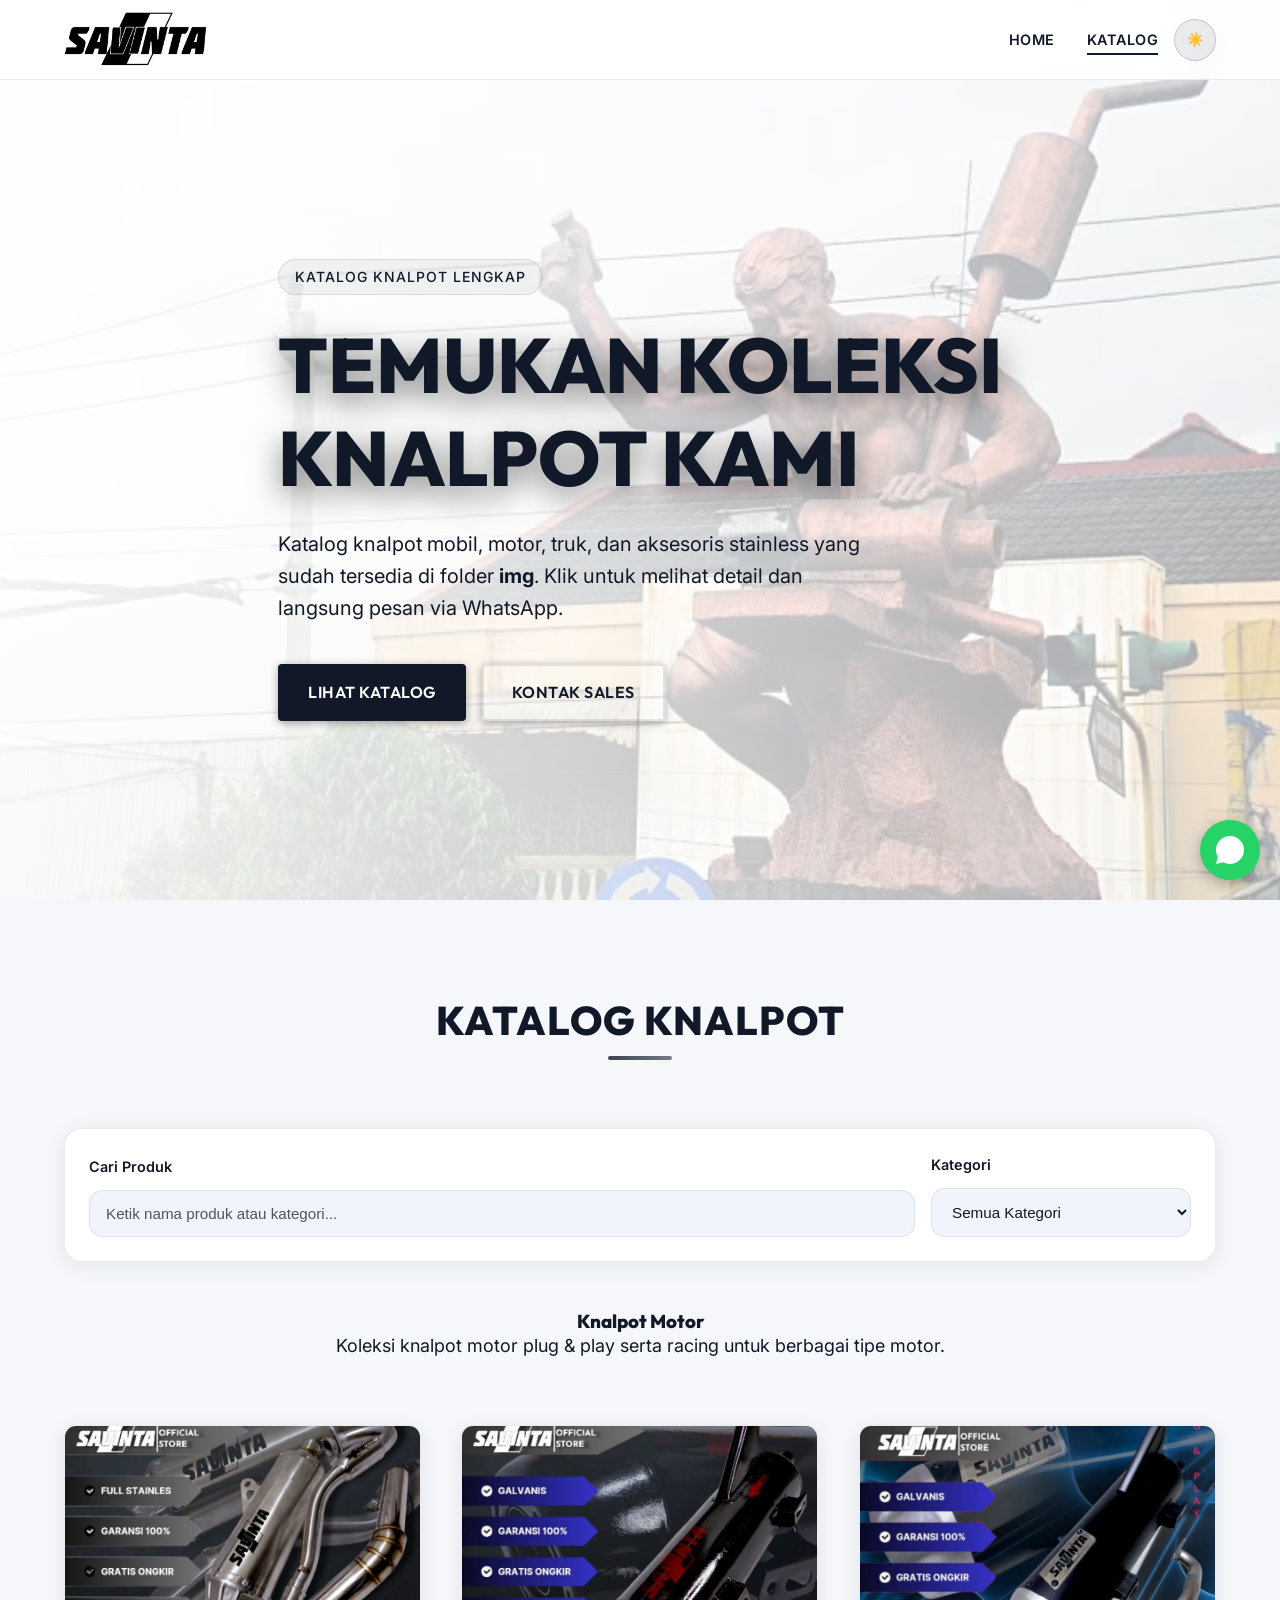
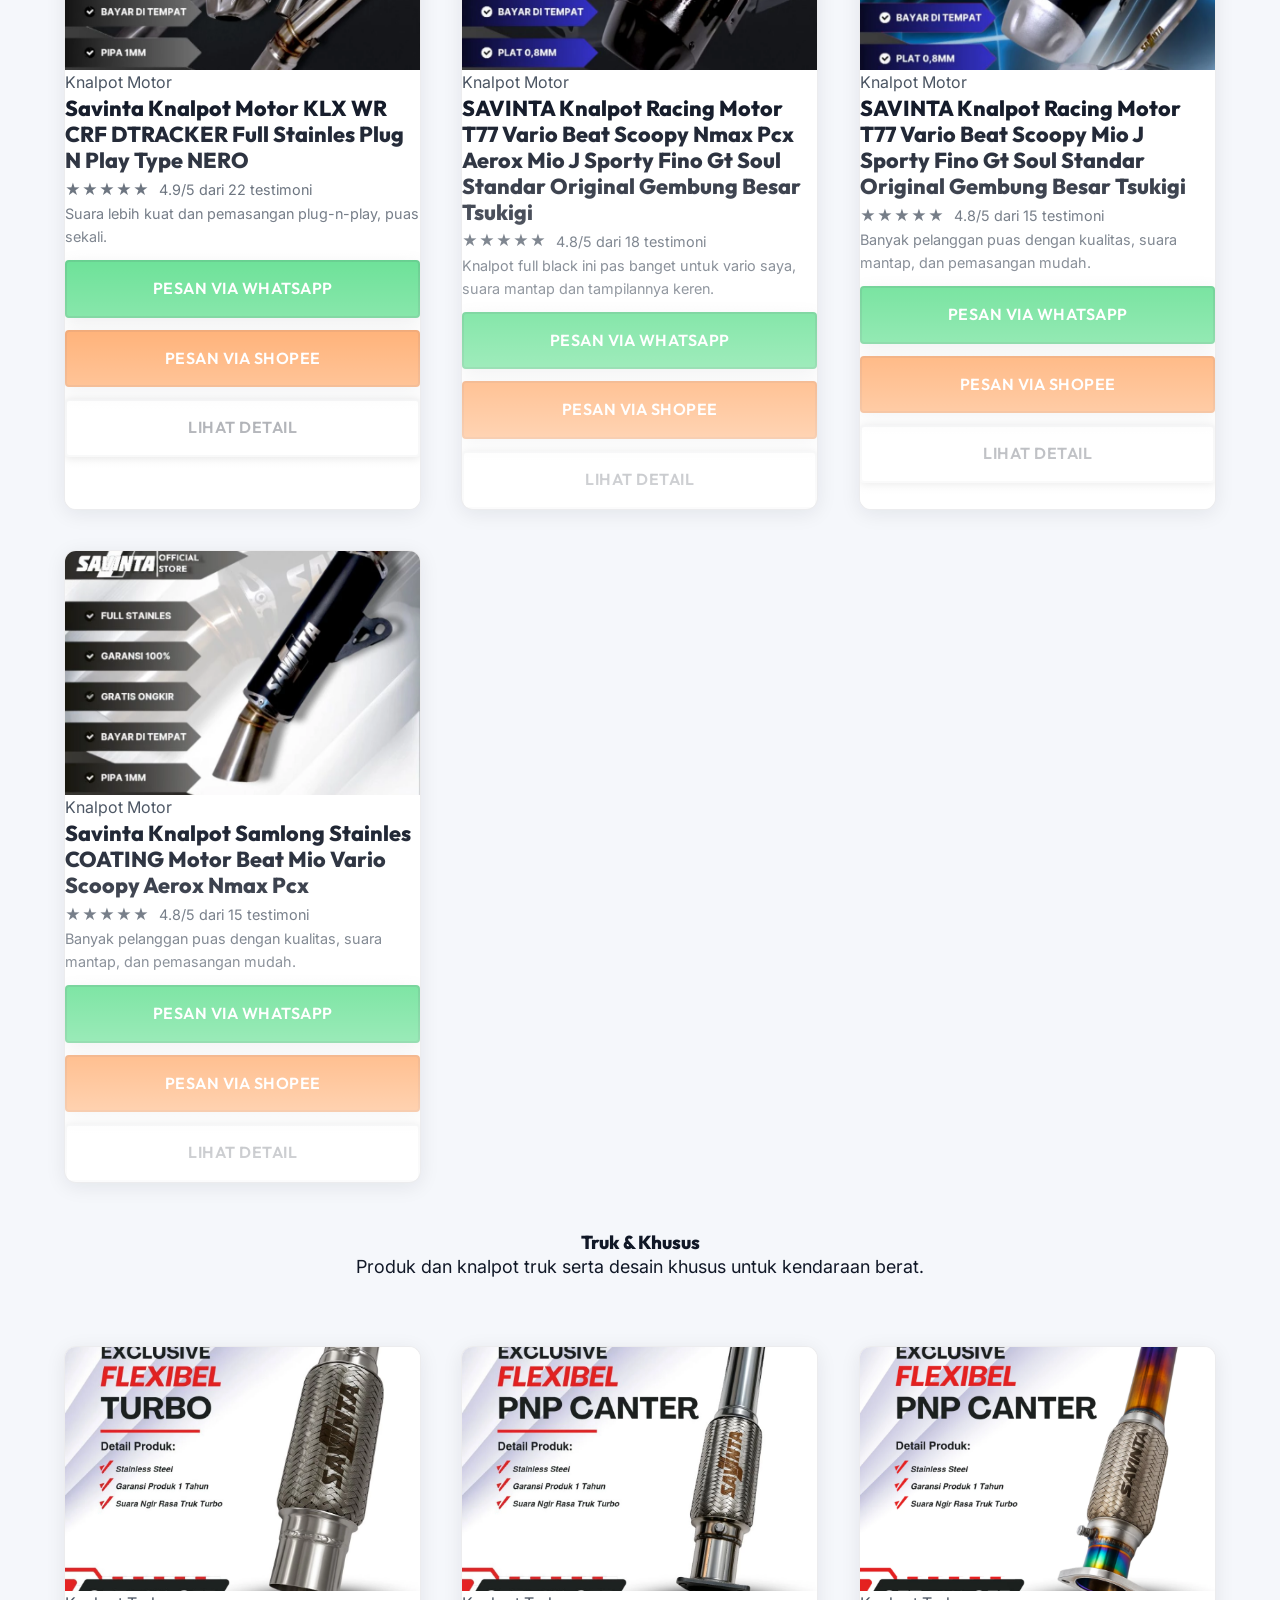
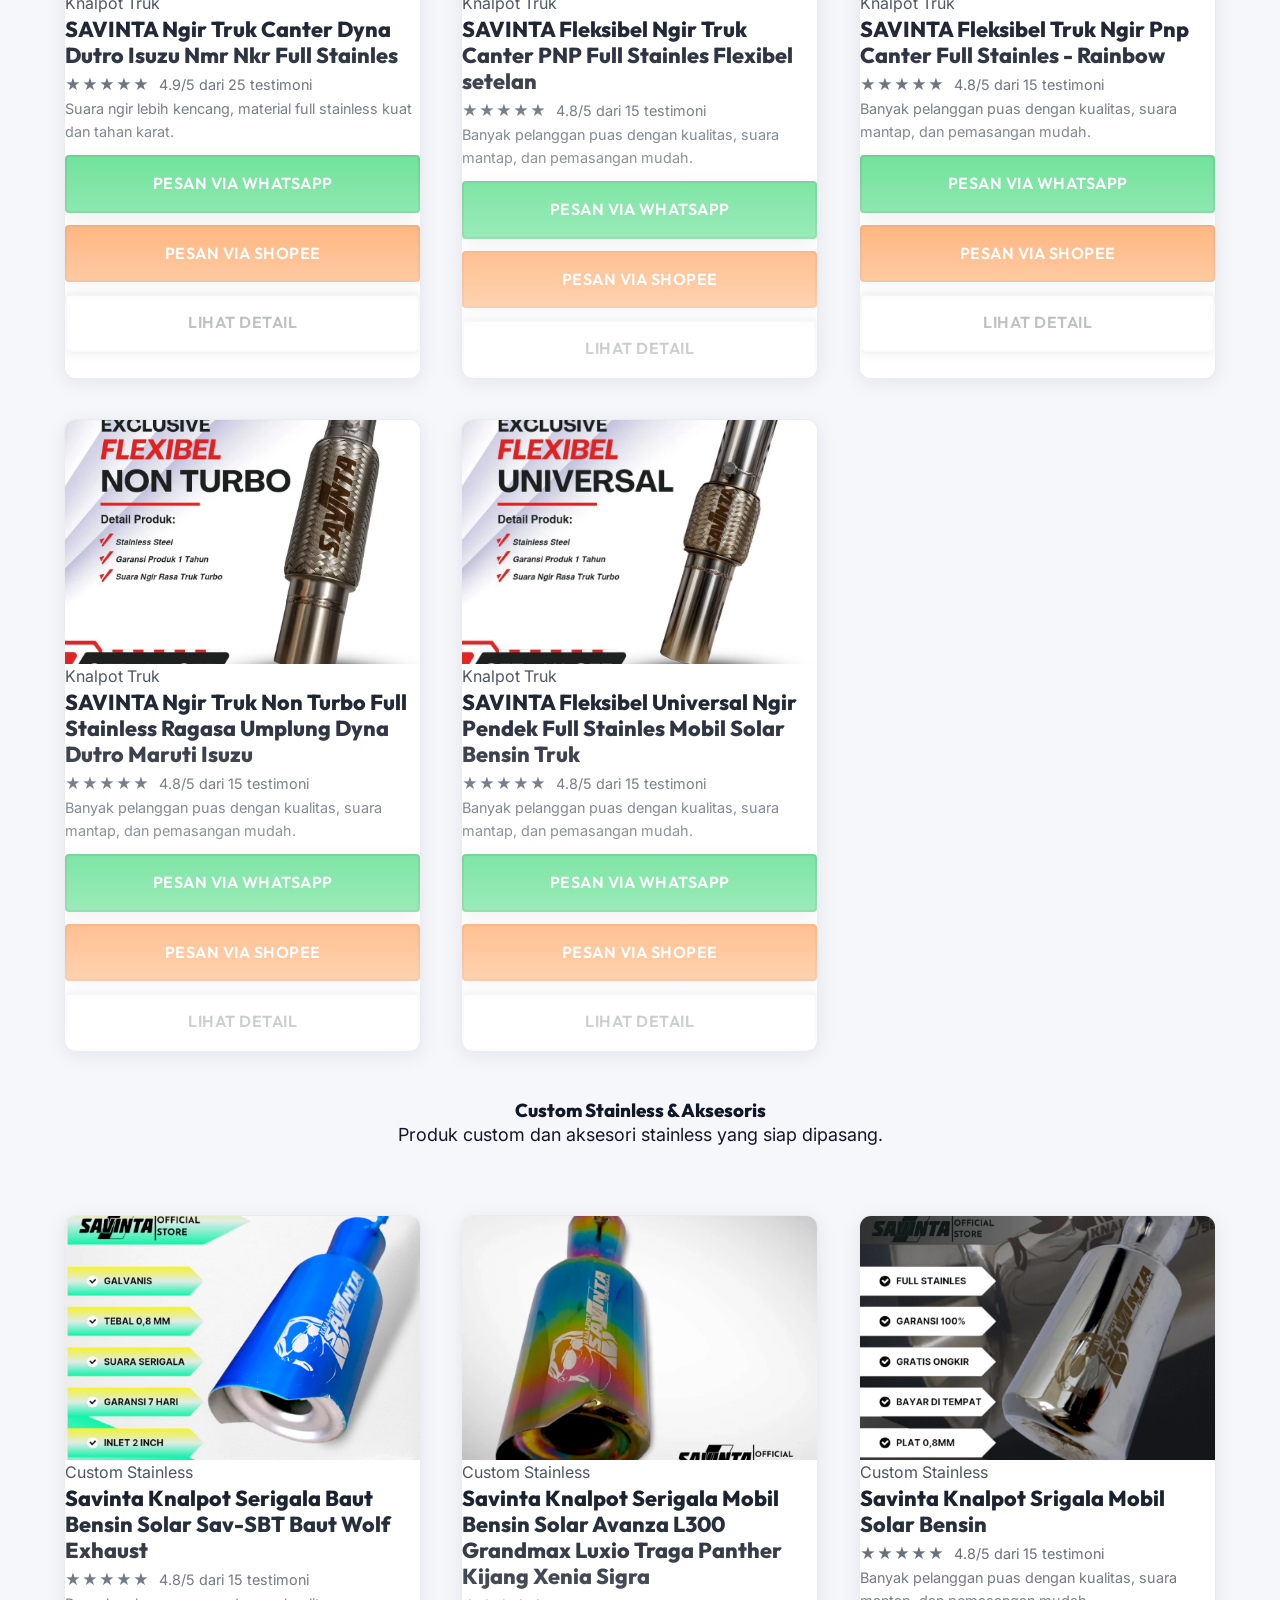
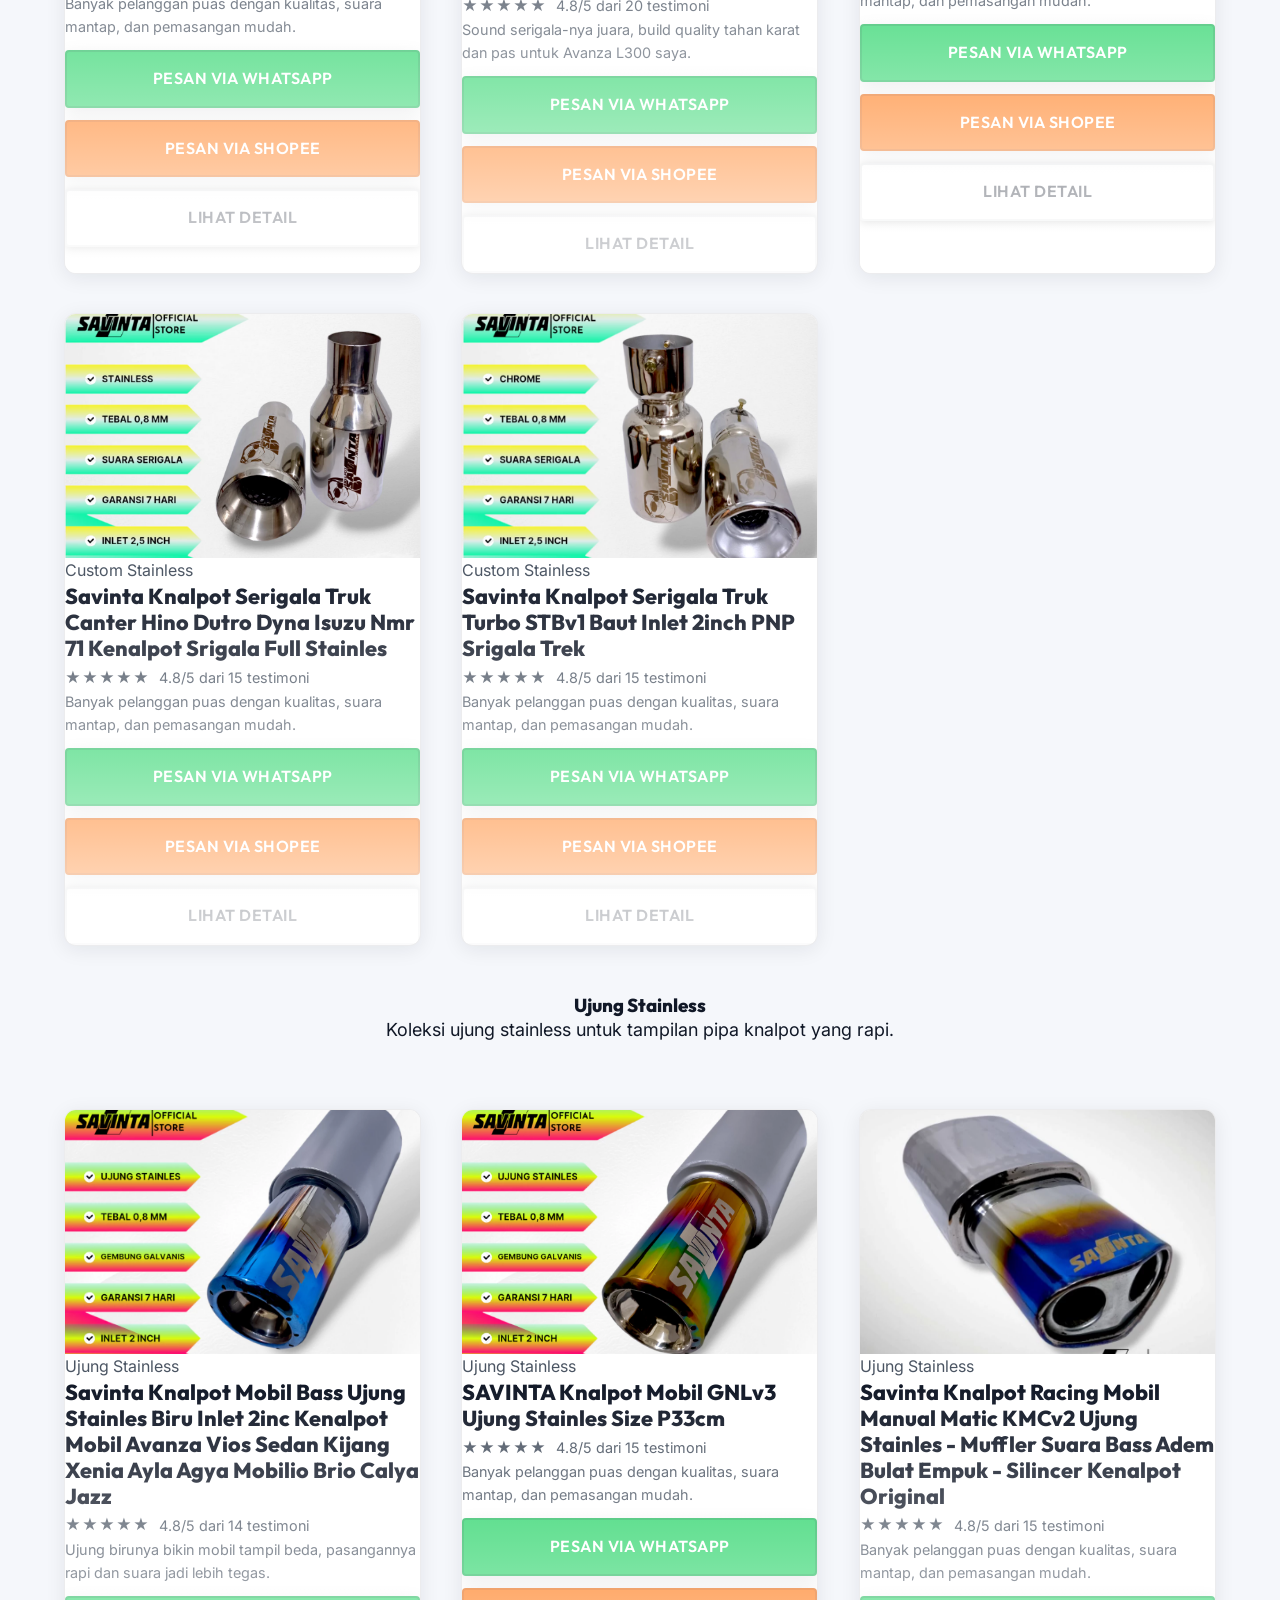
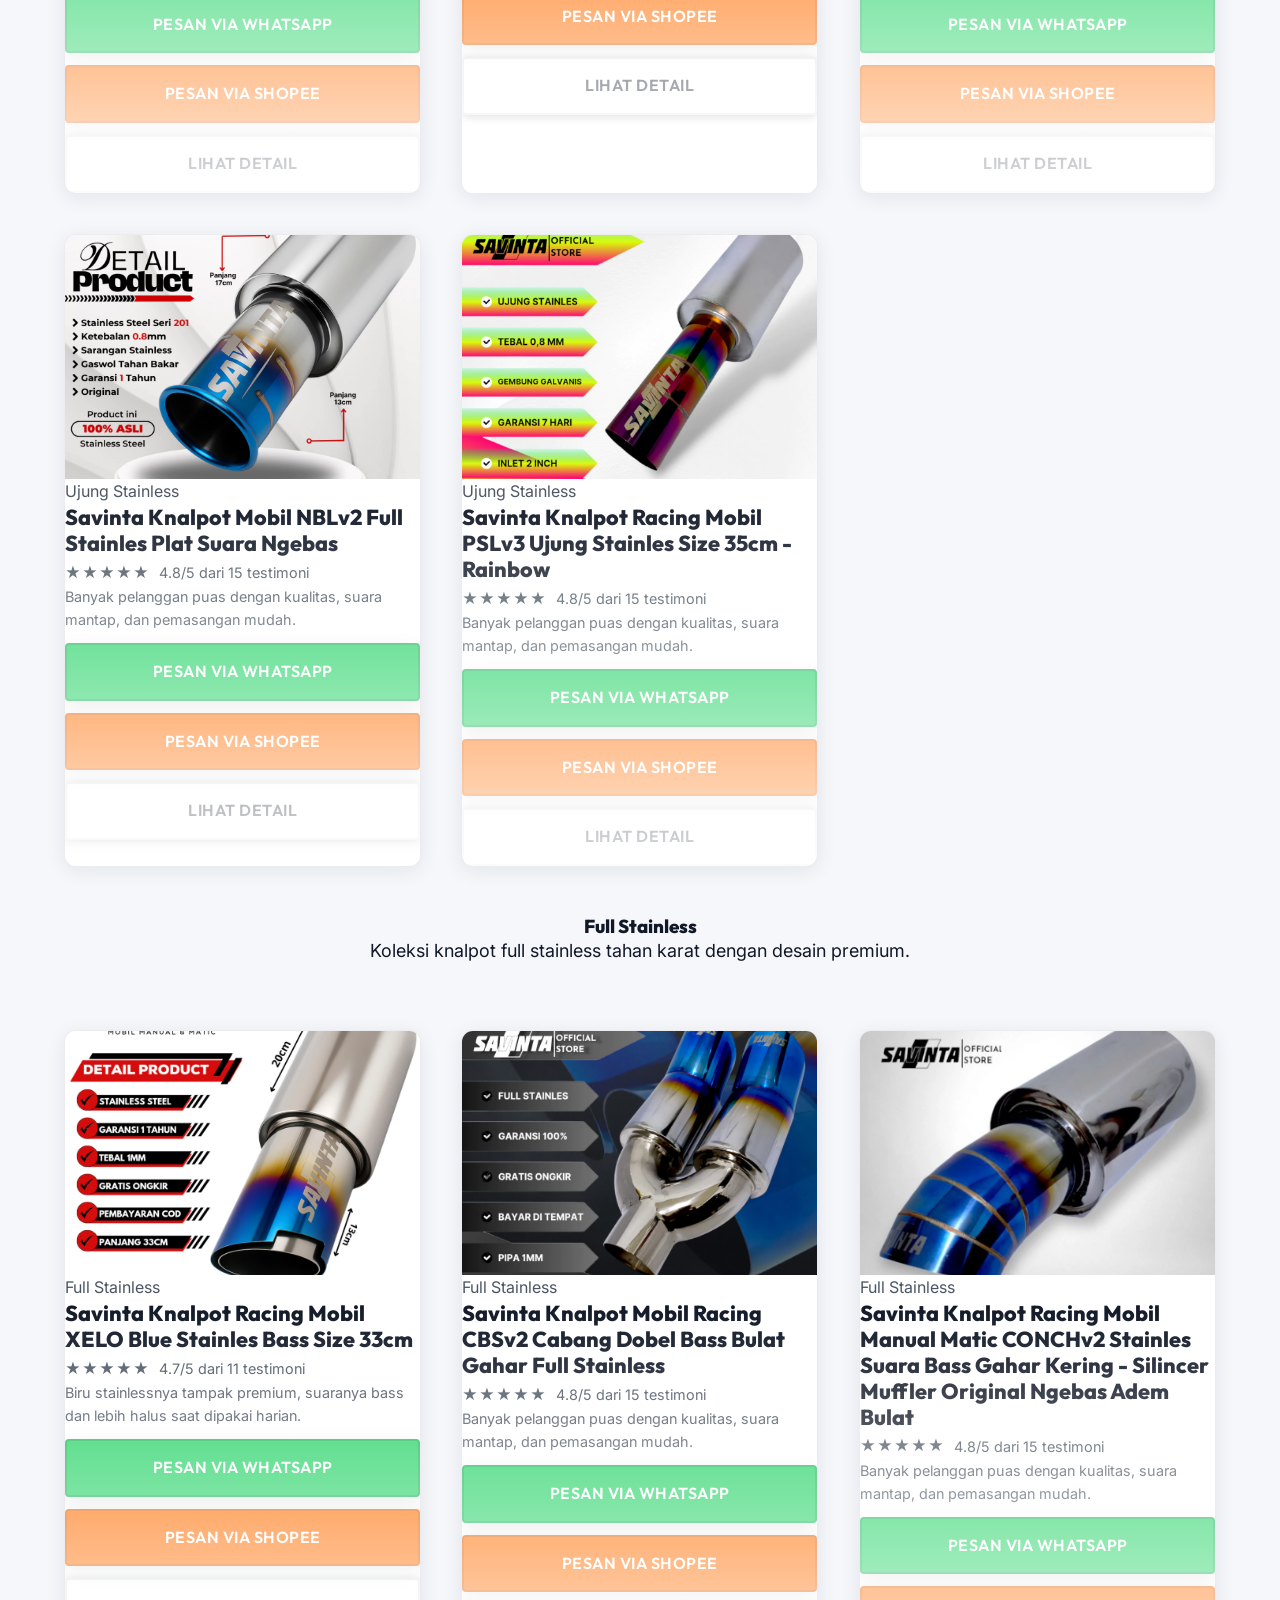
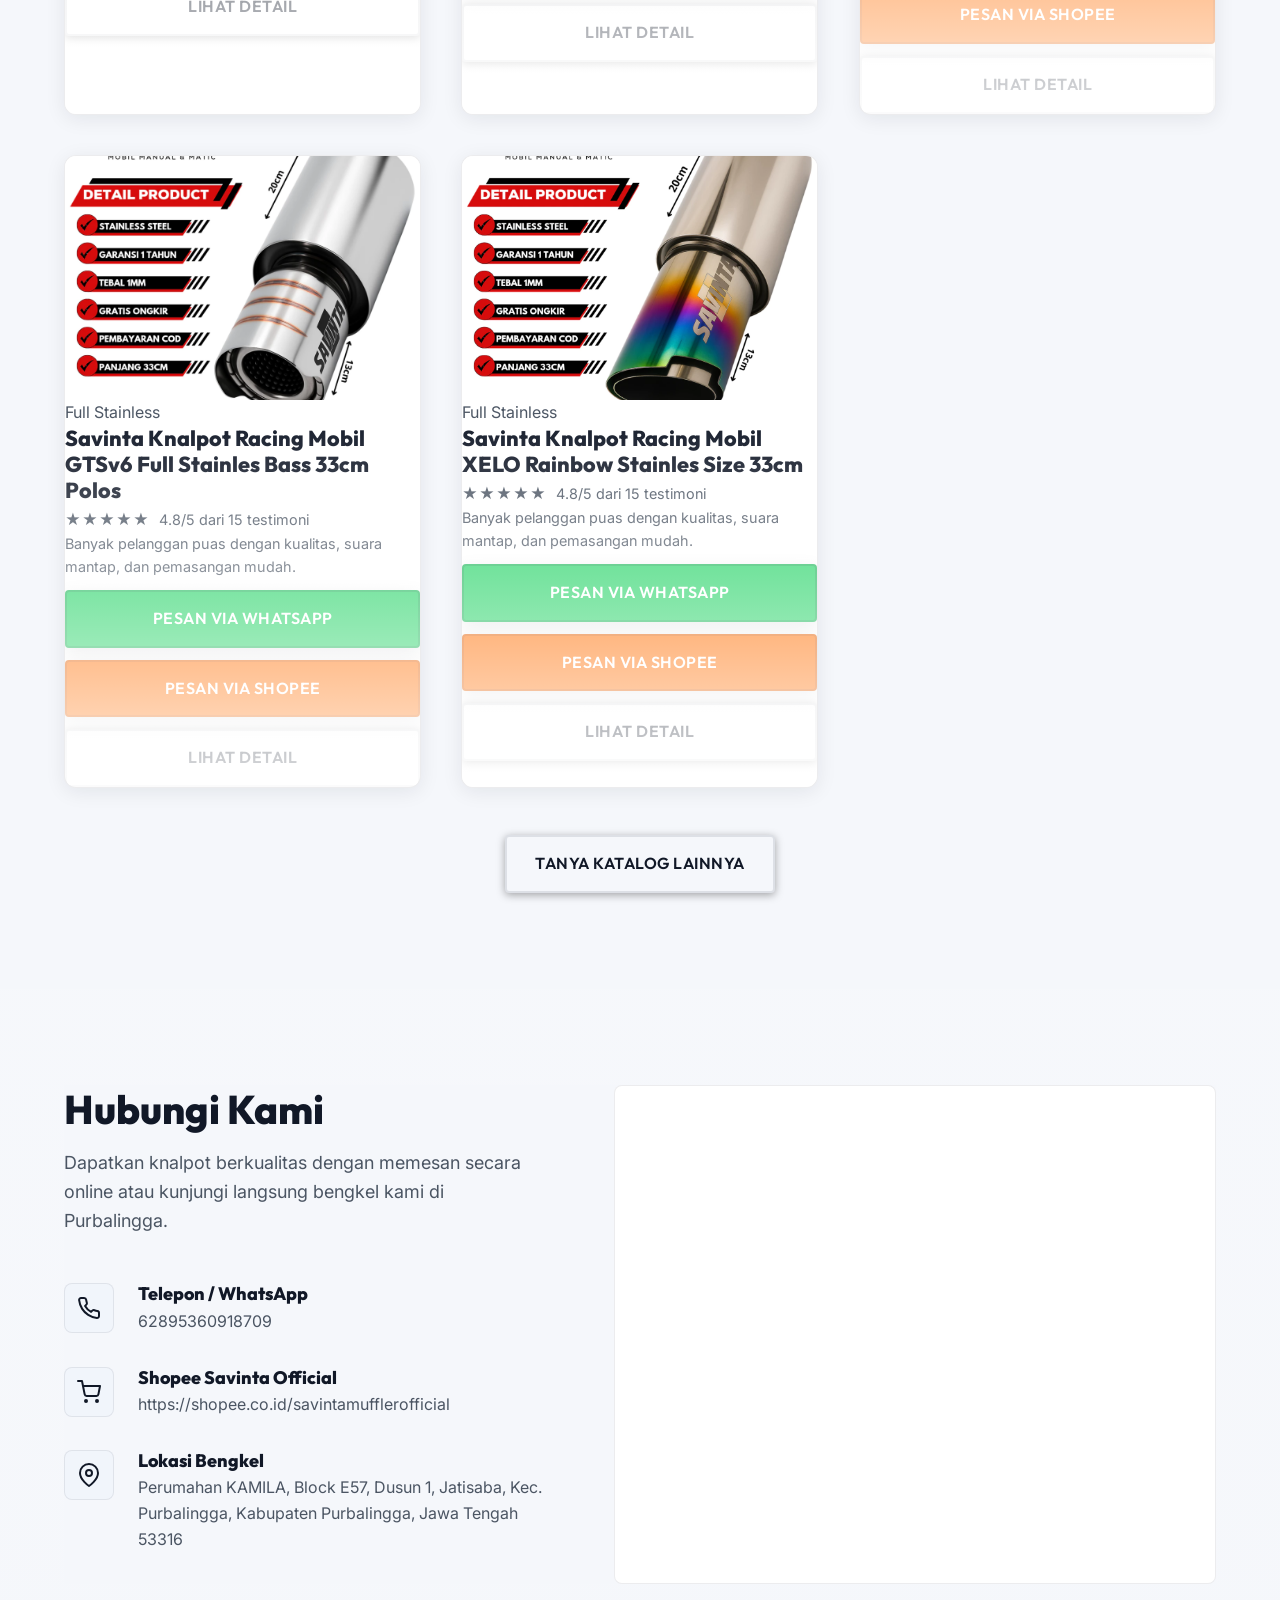
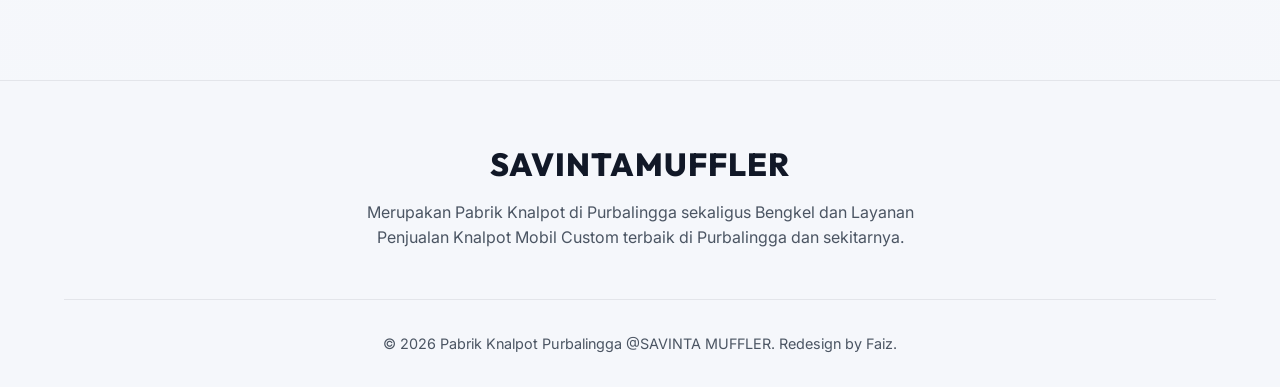
<file: catalog.html>
<!DOCTYPE html>
<html lang="id">
<head>
    <meta charset="UTF-8">
    <meta name="viewport" content="width=device-width, initial-scale=1.0">
    <title>Katalog Knalpot | SAVINTA MUFFLER</title>
    <meta name="description" content="Katalog lengkap knalpot mobil, motor, truk, dan aksesoris stainless dari SAVINTA MUFFLER.">
    <link rel="preconnect" href="https://fonts.googleapis.com">
    <link rel="preconnect" href="https://fonts.gstatic.com" crossorigin>
    <link href="https://fonts.googleapis.com/css2?family=Inter:wght@300;400;500;600&family=Outfit:wght@400;600;800;900&display=swap" rel="stylesheet">
    <link rel="stylesheet" href="style.css">
    <script src="products.js" defer></script>
</head>
<body>
    <nav class="navbar">
        <div class="container nav-container">
            <a href="index.html" class="logo"><img src="img/logo savinta.png" alt="Savinta Muffler"></a>
            <div class="nav-links">
                <a href="index.html">Home</a>
                <a href="catalog.html" class="active">Katalog</a>
            </div>
            <button class="theme-toggle" type="button" aria-label="Toggle light and dark mode">🌙</button>
            <button class="mobile-menu-btn" aria-label="Toggle Menu">
                <span></span>
                <span></span>
                <span></span>
            </button>
        </div>
    </nav>

    <header id="home" class="hero">
        <div class="hero-overlay"></div>
        <div class="container hero-content animate-on-scroll">
            <div class="hero-badge">Katalog Knalpot Lengkap</div>
            <h1>Temukan Koleksi<br><span class="text-accent">Knalpot Kami</span></h1>
            <p>Katalog knalpot mobil, motor, truk, dan aksesoris stainless yang sudah tersedia di folder <strong>img</strong>. Klik untuk melihat detail dan langsung pesan via WhatsApp.</p>
            <div class="hero-buttons">
                <a href="#catalog" class="btn btn-primary">Lihat Katalog</a>
                <a href="index.html#contact" class="btn btn-secondary">Kontak Sales</a>
            </div>
        </div>
    </header>

    <main id="catalog">
        <section class="section products-section">
            <div class="container">
                <div class="section-header animate-on-scroll">
                    <h2>Katalog Knalpot</h2>
                </div>

                <div class="catalog-control-panel animate-on-scroll">
                    <div class="catalog-search">
                        <label for="catalog-search-input">Cari Produk</label>
                        <input id="catalog-search-input" type="search" placeholder="Ketik nama produk atau kategori...">
                    </div>
                    <div class="catalog-filter">
                        <label for="catalog-category-select">Kategori</label>
                        <select id="catalog-category-select">
                            <option value="all">Semua Kategori</option>
                            <option value="Knalpot Motor">Knalpot Motor</option>
                            <option value="Knalpot Truk">Knalpot Truk</option>
                            <option value="Custom Stainless">Custom Stainless</option>
                            <option value="Ujung Stainless">Ujung Stainless</option>
                            <option value="Full Stainless">Full Stainless</option>
                        </select>
                    </div>
                </div>

                <div class="section-header animate-on-scroll">
                    <h3>Knalpot Motor</h3>
                    <p>Koleksi knalpot motor plug & play serta racing untuk berbagai tipe motor.</p>
                </div>
                <div class="products-grid" id="category-motor"></div>

                <div class="section-header animate-on-scroll" style="margin-top: 3rem;">
                    <h3>Truk & Khusus</h3>
                    <p>Produk dan knalpot truk serta desain khusus untuk kendaraan berat.</p>
                </div>
                <div class="products-grid" id="category-truk"></div>

                <div class="section-header animate-on-scroll" style="margin-top: 3rem;">
                    <h3>Custom Stainless & Aksesoris</h3>
                    <p>Produk custom dan aksesori stainless yang siap dipasang.</p>
                </div>
                <div class="products-grid" id="category-custom"></div>

                <div class="section-header animate-on-scroll" style="margin-top: 3rem;">
                    <h3>Ujung Stainless</h3>
                    <p>Koleksi ujung stainless untuk tampilan pipa knalpot yang rapi.</p>
                </div>
                <div class="products-grid" id="category-ujung"></div>

                <div class="section-header animate-on-scroll" style="margin-top: 3rem;">
                    <h3>Full Stainless</h3>
                    <p>Koleksi knalpot full stainless tahan karat dengan desain premium.</p>
                </div>
                <div class="products-grid" id="category-full"></div>

                <div class="text-center" style="margin-top: 3rem;">
                    <a href="https://api.whatsapp.com/send?phone=62895360918709" class="btn btn-secondary">Tanya Katalog Lainnya</a>
                </div>
            </div>
        </section>
    </main>

    <section id="contact" class="section contact-section">
        <div class="container">
            <div class="contact-grid">
                <div class="contact-info animate-on-scroll fade-right">
                    <h2>Hubungi Kami</h2>
                    <p>Dapatkan knalpot berkualitas dengan memesan secara online atau kunjungi langsung bengkel kami di Purbalingga.</p>
                    
                    <div class="contact-methods">
                        <div class="contact-item">
                            <div class="contact-icon">
                                <svg width="24" height="24" viewBox="0 0 24 24" fill="none" stroke="currentColor" stroke-width="2" stroke-linecap="round" stroke-linejoin="round"><path d="M22 16.92v3a2 2 0 0 1-2.18 2 19.79 19.79 0 0 1-8.63-3.07 19.5 19.5 0 0 1-6-6 19.79 19.79 0 0 1-3.07-8.67A2 2 0 0 1 4.11 2h3a2 2 0 0 1 2 1.72 12.84 12.84 0 0 0 .7 2.81 2 2 0 0 1-.45 2.11L8.09 9.91a16 16 0 0 0 6 6l1.27-1.27a2 2 0 0 1 2.11-.45 12.84 12.84 0 0 0 2.81.7A2 2 0 0 1 22 16.92z"></path></svg>
                            </div>
                            <div>
                                <h4>Telepon / WhatsApp</h4>
                                <p><a href="https://api.whatsapp.com/send?phone=62895360918709" target="_blank">62895360918709</a></p>
                            </div>
                        </div>
                        <div class="contact-item">
                            <div class="contact-icon">
                                <svg width="24" height="24" viewBox="0 0 24 24" fill="none" stroke="currentColor" stroke-width="2" stroke-linecap="round" stroke-linejoin="round">
                                    <circle cx="9" cy="21" r="1"></circle>
                                    <circle cx="20" cy="21" r="1"></circle>
                                    <path d="M1 1h4l2.68 13.39a2 2 0 0 0 2 1.61h9.72a2 2 0 0 0 2-1.61L23 6H6"></path>
                                </svg>
                            </div>
                            <div>
                                <h4>Shopee Savinta Official</h4>
                                <p><a href="https://shopee.co.id/savintamufflerofficial?page=0&shopCollection=245071806" target="_blank">https://shopee.co.id/savintamufflerofficial</a></p>
                            </div>
                        </div>
                        <div class="contact-item">
                            <div class="contact-icon">
                                <svg width="24" height="24" viewBox="0 0 24 24" fill="none" stroke="currentColor" stroke-width="2" stroke-linecap="round" stroke-linejoin="round"><path d="M21 10c0 7-9 13-9 13s-9-6-9-13a9 9 0 0 1 18 0z"></path><circle cx="12" cy="10" r="3"></circle></svg>
                            </div>
                            <div>
                                <h4>Lokasi Bengkel</h4>
                                <p>Perumahan KAMILA, Block E57, Dusun 1, Jatisaba, Kec. Purbalingga, Kabupaten Purbalingga, Jawa Tengah 53316</p>
                            </div>
                        </div>
                    </div>
                </div>
                <div class="contact-map animate-on-scroll fade-left">
                    <div class="map-container">
                        <iframe src="https://www.google.com/maps/embed?pb=!1m18!1m12!1m3!1d3956.589694545901!2d109.3903911751651!3d-7.399785572860314!2m3!1f0!2f0!3f0!3m2!1i1024!2i768!4f13.1!3m3!1m2!1s0x2e65595ae5bf786d%3A0x7cb6e2f49caf1fd!2sSAVINTA%20MUFFLER%20(%20PUSAT%20KNALPOT%20)!5e0!3m2!1sid!2sid!4v1781726439568!5m2!1sid!2sid" width="600" height="450" style="border:0;" allowfullscreen="" loading="lazy" referrerpolicy="no-referrer-when-downgrade"></iframe>
                    </div>
                </div>
            </div>
        </div>
    </section>

    <footer class="footer">
        <div class="container">
            <div class="footer-content">
                <div class="footer-logo">
                    <h2>SAVINTA<span>MUFFLER</span></h2>
                    <p>Merupakan Pabrik Knalpot di Purbalingga sekaligus Bengkel dan Layanan Penjualan Knalpot Mobil Custom terbaik di Purbalingga dan sekitarnya.</p>
                </div>
            </div>
            <div class="footer-bottom">
                <p>&copy; 2026 Pabrik Knalpot Purbalingga @SAVINTA MUFFLER. Redesign by Faiz.</p>
            </div>
        </div>
    </footer>

    <script>
    const escapeHtml = window.escapeHtml || function(str) {
        if (!str) return '';
        return String(str)
            .replace(/&/g, '&amp;')
            .replace(/</g, '&lt;')
            .replace(/>/g, '&gt;')
            .replace(/"/g, '&quot;')
            .replace(/'/g, '&#039;');
    };

    // Auto-generate all catalog products from PRODUCTS data
    document.addEventListener('DOMContentLoaded', () => {
        if (window.PRODUCTS) {
            const categoryContainers = {
                'Knalpot Motor': document.getElementById('category-motor'),
                'Knalpot Truk': document.getElementById('category-truk'),
                'Custom Stainless': document.getElementById('category-custom'),
                'Ujung Stainless': document.getElementById('category-ujung'),
                'Full Stainless': document.getElementById('category-full')
            };

            Object.entries(PRODUCTS).forEach(([slug, prod], idx) => {
                const card = document.createElement('div');
                card.className = 'product-card animate-on-scroll fade-up';
                card.dataset.productSlug = slug;
                card.style.transitionDelay = (idx % 6) * 0.1 + 's';

                const ratingText = prod.rating || '4.8/5 dari 15 testimoni';
                const stars = prod.stars || '★★★★★';
                const reviewText = prod.review || 'Banyak pelanggan puas dengan kualitas, suara mantap, dan pemasangan mudah.';

                card.innerHTML = `
                    <div class="product-image">
                        <img src="${prod.image}" alt="${escapeHtml(prod.title)}">
                    </div>
                    <div class="product-info">
                        <span class="product-category">${escapeHtml(prod.category)}</span>
                        <h3>${escapeHtml(prod.title)}</h3>
                        <div class="product-rating"><span class="stars">${escapeHtml(stars)}</span><span class="rating-text">${escapeHtml(ratingText)}</span></div>
                        <p class="product-review">${escapeHtml(reviewText)}</p>
                        <a class="btn btn-whatsapp btn-full" target="_blank" href="https://api.whatsapp.com/send?phone=62895360918709&text=${encodeURIComponent(prod.whatsapp)}">Pesan via WhatsApp</a>
                        <a class="btn btn-shopee btn-full" data-shopee-for="${slug}" target="_blank" href="${prod.shopee || '#'}">Pesan via Shopee</a>
                        <a href="product.html?id=${slug}" class="btn btn-secondary btn-full">Lihat Detail</a>
                    </div>`;

                const targetContainer = categoryContainers[prod.category] || document.getElementById('catalog-products');
                if (targetContainer) {
                    targetContainer.appendChild(card);
                }
            });
        }
    });
    </script>
    <script src="script.js"></script>

    <a href="https://wa.me/62895360918709"
   class="floating-whatsapp"
   target="_blank">

    <svg xmlns="http://www.w3.org/2000/svg"
         width="28"
         height="28"
         fill="currentColor"
         viewBox="0 0 16 16">
      <path d="M13.601 2.326A7.854 7.854 0 0 0 8.004 0C3.58 0 .004 3.576.004 8c0 1.409.368 2.785 1.066 3.998L0 16l4.116-1.055A7.964 7.964 0 0 0 8.004 16c4.423 0 8-3.576 8-8a7.95 7.95 0 0 0-2.403-5.674z"/>
    </svg>

</a>
</body>
    
</html>
</file>
<file: style.css>
:root {
    /* Color Palette - Premium Dark/Garage Theme */
    --bg-primary: #000000;
    --bg-secondary: #0b0b0b;
    --bg-tertiary: #141414;

    --accent-primary: #ffffff; /* white accent for monochrome */
    --accent-hover: #e6e6e6;
    --accent-contrast: #000000; /* contrasting dark color for buttons/text */

    --text-primary: #ffffff;
    --text-secondary: #bfbfbf;
    --text-muted: #808080;
    
    --border-color: rgba(255, 255, 255, 0.08);
    
    /* Typography */
    --font-heading: 'Outfit', sans-serif;
    --font-body: 'Inter', sans-serif;
    
    /* Layout */
    --max-width: 1200px;
    --nav-height: 80px;
    
    /* Effects */
    --transition-fast: 0.2s ease;
    --transition-normal: 0.4s cubic-bezier(0.16, 1, 0.3, 1);
    --shadow-subtle: 0 4px 20px rgba(0,0,0,0.45);
    --shadow-glow: 0 6px 18px rgba(0,0,0,0.35);
}

* {
    margin: 0;
    padding: 0;
    box-sizing: border-box;
}

html {
    scroll-behavior: smooth;
    scroll-padding-top: var(--nav-height);
}

body {
    font-family: var(--font-body);
    background-color: var(--bg-primary);
    background-image: linear-gradient(180deg, rgba(255,255,255,0.02) 0%, rgba(0,0,0,0.06) 100%);
    color: var(--text-primary);
    line-height: 1.6;
    overflow-x: hidden;
}

body.light-mode {
    --bg-primary: #f5f7fb;
    --bg-secondary: #ffffff;
    --bg-tertiary: #f1f5fb;
    --accent-primary: #111827;
    --accent-hover: #1f2937;
    --accent-contrast: #ffffff;
    --text-primary: #111827;
    --text-secondary: #4b5563;
    --text-muted: #6b7280;
    --border-color: rgba(17, 24, 39, 0.08);
    --shadow-subtle: 0 4px 20px rgba(15, 23, 42, 0.08);
    --shadow-glow: 0 6px 18px rgba(15, 23, 42, 0.12);
    background-color: var(--bg-primary);
    background-image: linear-gradient(180deg, rgba(255,255,255,0.95) 0%, rgba(245,247,251,0.95) 100%);
}

body.light-mode .navbar {
    background-color: rgba(255,255,255,0.88);
}

body.light-mode .navbar.scrolled {
    background-color: rgba(255,255,255,0.98);
    box-shadow: 0 4px 20px rgba(15,23,42,0.08);
    border-bottom-color: var(--border-color);
}

body.light-mode .hero-overlay {
    background: linear-gradient(90deg, rgba(245,247,251,0.9) 0%, rgba(245,247,251,0.75) 50%, rgba(245,247,251,0.6) 100%);
}

body.light-mode .btn-primary {
    background-color: var(--accent-primary);
    color: var(--accent-contrast);
    border-color: rgba(17,24,39,0.12);
}

body.light-mode .btn-primary:hover {
    box-shadow: 0 12px 28px rgba(15,23,42,0.1);
}

body.light-mode .btn-secondary:hover {
    border-color: rgba(17,24,39,0.15);
    background-color: rgba(17,24,39,0.04);
}

body.light-mode .footer-bottom {
    border-top-color: var(--border-color);
    color: var(--text-muted);
}

body.light-mode .nav-links a:hover::after,
body.light-mode .nav-links a.active::after {
    background-color: var(--accent-primary);
}

body.light-mode .hero p,
body.light-mode .section-header p,
body.light-mode .about-text p,
body.light-mode .product-info h3,
body.light-mode .product-info span,
body.light-mode .feature-card p,
body.light-mode .benefit-card p,
body.light-mode .contact-info p,
body.light-mode .footer p {
    color: var(--text-secondary);
}

body.light-mode .btn-primary {
    background-color: var(--accent-primary);
    color: var(--accent-contrast);
}

body.light-mode .btn-secondary {
    color: var(--text-primary);
    border-color: rgba(17,24,39,0.1);
}

body.light-mode .nav-links a {
    color: var(--text-primary);
}

body.light-mode .catalog-control-panel,
body.light-mode .product-card,
body.light-mode .detail-info,
body.light-mode .media-carousel,
body.light-mode .benefit-card,
body.light-mode .feature-card,
body.light-mode .contact-icon,
body.light-mode .footer {
    background-color: var(--bg-secondary);
}

body.light-mode .catalog-control-panel {
    border-color: var(--border-color);
    box-shadow: var(--shadow-subtle);
}

body.light-mode .catalog-search input,
body.light-mode .catalog-filter select {
    background-color: var(--bg-tertiary);
    border-color: var(--border-color);
    color: var(--text-primary);
}

body.light-mode .catalog-search input::placeholder,
body.light-mode .catalog-filter select {
    color: var(--text-secondary);
}

body.light-mode .product-card {
    border: 1px solid var(--border-color);
    box-shadow: 0 12px 24px rgba(15,23,42,0.08);
}

body.light-mode .product-card:hover {
    box-shadow: 0 14px 30px rgba(15,23,42,0.12);
}

body.light-mode .product-image {
    background-color: #f8fafc;
}

body.light-mode .product-card::after {
    background: linear-gradient(180deg, transparent 0%, rgba(245,247,251,0.95) 100%);
}

body.light-mode .carousel-button {
    background: rgba(17,24,39,0.18);
    color: var(--text-primary);
    border-color: rgba(17,24,39,0.24);
}

body.light-mode .carousel-button:hover {
    background: rgba(17,24,39,0.24);
}

body.light-mode .carousel-dot {
    background: rgba(17,24,39,0.18);
    border-color: rgba(17,24,39,0.25);
}

body.light-mode .carousel-dot.active {
    background: rgba(17,24,39,0.85);
}

body.light-mode .btn-secondary:hover {
    border-color: rgba(17,24,39,0.15);
    background-color: rgba(17,24,39,0.04);
}

body.light-mode .footer {
    border-top-color: var(--border-color);
    background-color: var(--bg-tertiary);
}

body.light-mode .hero h1,
body.light-mode .hero p,
body.light-mode .hero-badge,
body.light-mode .section-header h2,
body.light-mode .section-header p,
body.light-mode .about-text h2,
body.light-mode .detail-info h1,
body.light-mode .product-info h3,
body.light-mode .feature-card h3,
body.light-mode .benefit-card h3,
body.light-mode .contact-item h4,
body.light-mode .contact-info > p {
    color: var(--text-primary);
}

body.light-mode .hero-edge,
body.light-mode .about-text p,
body.light-mode .product-description,
body.light-mode .detail-error p,
body.light-mode .footer p,
body.light-mode .benefit-card p,
body.light-mode .feature-card p {
    color: var(--text-secondary);
}

body.light-mode .hero-overlay {
    background: linear-gradient(90deg, rgba(255,255,255,0.92) 0%, rgba(255,255,255,0.78) 50%, rgba(255,255,255,0.68) 100%);
}

body.light-mode .hero-badge {
    background-color: rgba(17,24,39,0.05);
    border-color: rgba(17,24,39,0.12);
}

body.light-mode .about-section,
body.light-mode .products-section,
body.light-mode .product-detail-page,
body.light-mode .contact-grid {
    background-color: var(--bg-primary);
}

body.light-mode .about-image::before {
    border-color: rgba(17,24,39,0.1);
}

body.light-mode .about-image img,
body.light-mode .about-image video,
body.light-mode .detail-image img,
body.light-mode .product-card {
    box-shadow: var(--shadow-subtle);
}

body.light-mode .product-card::after {
    background: linear-gradient(180deg, transparent 0%, rgba(255,255,255,0.85) 100%);
}

body.light-mode .feature-icon,
body.light-mode .benefit-icon {
    background-color: rgba(17,24,39,0.08);
}

body.light-mode .contact-icon {
    background-color: var(--bg-tertiary);
    color: var(--accent-primary);
}

body.light-mode .map-container {
    background-color: var(--bg-secondary);
}

body.light-mode .nav-links {
    background-color: rgba(255,255,255,0.98);
}

body.light-mode .nav-links.active {
    background-color: rgba(255,255,255,0.98);
}

body.light-mode .mobile-menu-btn span {
    background-color: var(--text-primary);
}

body.light-mode .theme-toggle {
    background: rgba(17,24,39,0.08);
    color: var(--text-primary);
    border-color: rgba(17,24,39,0.18);
}

body.light-mode .hero h1,
body.light-mode .hero p,
body.light-mode .hero-badge {
    color: var(--text-primary);
}

body.light-mode .hero-overlay {
    background: linear-gradient(90deg, rgba(255,255,255,0.95) 0%, rgba(255,255,255,0.8) 50%, rgba(255,255,255,0.65) 100%);
}

body.light-mode .hero-badge {
    border-color: rgba(17,24,39,0.1);
}

body.light-mode .about-section,
body.light-mode .products-section,
body.light-mode .footer,
body.light-mode .product-detail-page,
body.light-mode .contact-grid {
    background-color: var(--bg-primary);
}

body.light-mode .section-header h2::after {
    background: linear-gradient(90deg, rgba(17,24,39,0.85), rgba(75,85,99,0.8));
}

body.light-mode .about-list li::before,
body.light-mode .feature-icon,
body.light-mode .benefit-icon {
    background-color: rgba(17,24,39,0.08);
}

body.light-mode .contact-icon {
    background-color: var(--bg-tertiary);
    color: var(--accent-primary);
}

body.light-mode .map-container {
    background-color: var(--bg-secondary);
}

body.light-mode .mobile-menu-btn span {
    background-color: var(--text-primary);
}

body.light-mode .nav-links {
    background-color: rgba(255,255,255,0.98);
}

body.light-mode .nav-links.active {
    background-color: rgba(255,255,255,0.95);
}

body.light-mode .product-detail-actions a.btn-whatsapp,
body.light-mode .product-detail-actions a.btn-shopee {
    box-shadow: none;
}

body.light-mode .btn-whatsapp,
body.light-mode .btn-shopee {
    box-shadow: 0 6px 18px rgba(15,23,42,0.12);
}

body.light-mode .detail-error p,
body.light-mode .detail-info h1,
body.light-mode .product-description,
body.light-mode .contact-info > p {
    color: var(--text-secondary);
}

h1, h2, h3, h4, h5, h6 {
    font-family: var(--font-heading);
    font-weight: 800;
    line-height: 1.2;
}

a {
    text-decoration: none;
    color: inherit;
    transition: color var(--transition-fast);
}

ul {
    list-style: none;
}

.container {
    max-width: var(--max-width);
    margin: 0 auto;
    padding: 0 24px;
}

.text-accent {
    color: var(--accent-primary);
}

.text-center {
    text-align: center;
}

/* Typography Utilities */
.section-header {
    text-align: center;
    margin-bottom: 4rem;
}

.section-header h2 {
    font-size: 2.5rem;
    margin-bottom: 1rem;
    text-transform: uppercase;
    letter-spacing: 1px;
}

.section-header h2 {
    position: relative;
    padding-bottom: 1.25rem;
}

.section-header h2::after {
    content: '';
    position: absolute;
    left: 50%;
    transform: translateX(-50%);
    bottom: 0.25rem;
    width: 64px;
    height: 4px;
    background: linear-gradient(90deg, rgba(255,255,255,0.95), rgba(191,191,191,0.9));
    border-radius: 4px;
    opacity: 0.95;
}

.section-header p {
    color: var(--text-secondary);
    font-size: 1.125rem;
}

.section {
    padding: 6rem 0;
}

/* Buttons */
.btn {
    display: inline-flex;
    align-items: center;
    justify-content: center;
    padding: 14px 28px;
    font-family: var(--font-heading);
    font-weight: 600;
    font-size: 1rem;
    letter-spacing: 0.5px;
    border-radius: 4px;
    transition: all var(--transition-fast);
    cursor: pointer;
    text-transform: uppercase;
    gap: 8px;
    box-shadow: 0 2px 8px rgba(0,0,0,0.35);
}

.theme-toggle {
    width: 42px;
    height: 42px;
    display: inline-flex;
    align-items: center;
    justify-content: center;
    border: 1px solid rgba(255,255,255,0.12);
    border-radius: 50%;
    background: rgba(255,255,255,0.08);
    color: var(--accent-primary);
    cursor: pointer;
    margin-left: 1rem;
    transition: background var(--transition-fast), transform var(--transition-fast), color var(--transition-fast), border-color var(--transition-fast);
}

.theme-toggle:hover {
    background: rgba(255,255,255,0.16);
    transform: scale(1.05);
}

body.light-mode .theme-toggle {
    background: rgba(17,24,39,0.08);
    color: var(--text-primary);
    border-color: rgba(17,24,39,0.18);
}

.btn-primary {
    background-color: var(--accent-contrast);
    color: var(--accent-primary);
    border: 2px solid rgba(255,255,255,0.06);
}

.btn-primary:hover {
    background-color: var(--bg-secondary);
    border-color: rgba(255,255,255,0.12);
    box-shadow: 0 6px 24px rgba(0,0,0,0.45);
    transform: translateY(-2px);
}

.btn-whatsapp {
    background-color: #25d366;
    color: #ffffff;
    border: 2px solid #1eb85a;
}

.btn-whatsapp:hover {
    background-color: #1aa34a;
    border-color: #17a248;
    box-shadow: 0 8px 28px rgba(37, 211, 102, 0.24);
    transform: translateY(-2px);
}

.btn-shopee {
    background-color: #ff6d00;
    color: #ffffff;
    border: 2px solid #e55e00;
}

.btn-shopee:hover {
    background-color: #e65a00;
    border-color: #cc5200;
    box-shadow: 0 8px 28px rgba(255, 109, 0, 0.24);
    transform: translateY(-2px);
}

.btn-secondary {
    background-color: transparent;
    color: var(--text-primary);
    border: 2px solid var(--border-color);
}

.btn-secondary:hover {
    border-color: rgba(255,255,255,0.12);
    background-color: rgba(255,255,255,0.02);
    transform: translateY(-2px);
}

.btn-full {
    width: 100%;
}

/* Navbar */
.navbar {
    position: fixed;
    top: 0;
    left: 0;
    width: 100%;
    height: var(--nav-height);
    background-color: rgba(10, 10, 12, 0.85);
    backdrop-filter: blur(12px);
    -webkit-backdrop-filter: blur(12px);
    z-index: 1000;
    border-bottom: 1px solid var(--border-color);
    transition: all var(--transition-fast);
}

.navbar.scrolled {
    background-color: rgba(10, 10, 12, 0.98);
    box-shadow: 0 4px 20px rgba(0,0,0,0.5);
}

.nav-container {
    display: flex;
    justify-content: space-between;
    align-items: center;
    height: 100%;
}

.logo {
    font-family: var(--font-heading);
    font-size: 1.5rem;
    font-weight: 900;
    letter-spacing: 1px;
}

.logo span {
    color: var(--accent-primary);
}

.logo img {
    height: calc(var(--nav-height) * 1.8);
    width: auto;
    display: block;

    filter:
        drop-shadow(0 0 3px rgba(255,255,255,0.8))
        drop-shadow(0 0 8px rgba(255,255,255,0.5));
}

.nav-links {
    display: flex;
    gap: 2rem;
    margin-left: auto;
    align-items: center;
}

.nav-links a {
    font-size: 0.9rem;
    font-weight: 600;
    text-transform: uppercase;
    letter-spacing: 0.5px;
    position: relative;
    color: var(--text-primary);
}

.nav-links a::after {
    content: '';
    position: absolute;
    bottom: -4px;
    left: 0;
    width: 0;
    height: 2px;
    background-color: var(--accent-primary);
    transition: width var(--transition-fast);
}

.nav-links a:hover::after,
.nav-links a.active::after {
    width: 100%;
}

.mobile-menu-btn {
    display: none;
    background: none;
    border: none;
    cursor: pointer;
    width: 30px;
    height: 20px;
    position: relative;
    z-index: 1001;
}

.mobile-menu-btn span {
    position: absolute;
    width: 100%;
    height: 2px;
    background-color: var(--text-primary);
    left: 0;
    transition: all var(--transition-fast);
}

.mobile-menu-btn span:nth-child(1) { top: 0; }
.mobile-menu-btn span:nth-child(2) { top: 9px; }
.mobile-menu-btn span:nth-child(3) { bottom: 0; }

/* Hero Section */
.hero {
    position: relative;
    min-height: 100vh;
    display: flex;
    align-items: center;
    background-image: url('img/patung knalpot.jpg');
    background-size: cover;
    background-position: center;
    background-attachment: fixed;
    padding-top: var(--nav-height);
}

.hero-overlay {
    position: absolute;
    top: 0;
    left: 0;
    width: 100%;
    height: 100%;
    background: linear-gradient(
        90deg, 
        rgba(10, 10, 12, 0.95) 0%, 
        rgba(10, 10, 12, 0.8) 50%, 
        rgba(10, 10, 12, 0.6) 100%
    );
}

.hero-content {
    position: relative;
    z-index: 1;
    max-width: 800px;
}

.hero-badge {
    display: inline-block;
    padding: 6px 16px;
    background-color: rgba(255, 255, 255, 0.1);
    border: 1px solid rgba(255, 255, 255, 0.2);
    border-radius: 100px;
    font-size: 0.875rem;
    font-weight: 500;
    margin-bottom: 1.5rem;
    text-transform: uppercase;
    letter-spacing: 1px;
}

.hero h1 {
    font-size: clamp(3rem, 6vw, 5.5rem);
    text-transform: uppercase;
    margin-bottom: 1.5rem;
    text-shadow: 0 10px 30px rgba(0,0,0,0.5);
}

.hero p {
    font-size: 1.25rem;
    color: var(--text-secondary);
    margin-bottom: 2.5rem;
    max-width: 600px;
}

.hero-buttons {
    display: flex;
    gap: 1rem;
}

/* About Section */
.about-section {
    background-color: var(--bg-secondary);
}

.about-grid {
    display: grid;
    grid-template-columns: 1fr 1fr;
    gap: 2.5rem;
    align-items: center;
}

.about-image {
    position: relative;
}

.about-image img,
.about-image video {
    width: 100%;
    border-radius: 8px;
    box-shadow: var(--shadow-subtle);
    filter: none;
}

.media-carousel {
    position: relative;
    overflow: hidden;
    border-radius: 20px;
    background-color: rgba(255, 255, 255, 0.03);
    border: 1px solid rgba(255,255,255,0.08);
    box-shadow: var(--shadow-subtle);
}

.media-slides {
    display: flex;
    transition: transform 0.55s ease;
}

.media-slide {
    min-width: 100%;
    display: grid;
    place-items: center;
    overflow: hidden;
}

.media-slide img,
.media-slide video {
    width: 100%;
    max-height: 520px;
    object-fit: cover;
    display: block;
}

.carousel-button {
    position: absolute;
    top: 50%;
    transform: translateY(-50%);
    width: 42px;
    height: 42px;
    border-radius: 50%;
    border: 1px solid rgba(255,255,255,0.15);
    background: rgba(0,0,0,0.45);
    color: #ffffff;
    display: flex;
    align-items: center;
    justify-content: center;
    font-size: 1.6rem;
    cursor: pointer;
    transition: background var(--transition-fast), transform var(--transition-fast);
    z-index: 2;
}

.carousel-button:hover {
    background: rgba(255, 255, 255, 0.15);
    transform: translateY(-50%) scale(1.05);
}

.carousel-button.prev {
    left: 12px;
}

.carousel-button.next {
    right: 12px;
}

.carousel-dots {
    position: absolute;
    bottom: 16px;
    left: 50%;
    transform: translateX(-50%);
    display: flex;
    gap: 10px;
    z-index: 2;
}

.carousel-dot {
    width: 12px;
    height: 12px;
    border-radius: 50%;
    background: rgba(255,255,255,0.35);
    border: 1px solid rgba(255,255,255,0.7);
    cursor: pointer;
    transition: transform var(--transition-fast), background var(--transition-fast);
}

.carousel-dot.active {
    background: rgba(255,255,255,0.95);
    transform: scale(1.15);
}

.about-image::before {
    content: '';
    position: absolute;
    top: -20px;
    left: -20px;
    width: 100%;
    height: 100%;
    border: 2px solid var(--accent-primary);
    border-radius: 8px;
    z-index: -1;
}

.about-text h2 {
    font-size: 2.4rem;
    margin-bottom: 0.6rem;
    line-height: 1.05;
    letter-spacing: -0.02em;
    text-align: left;
    max-width: 660px;
}

.about-text p {
    color: var(--text-secondary);
    margin-bottom: 1.25rem;
    font-size: 1.05rem;
}

.about-list {
    margin-top: 2rem;
}

.about-list li {
    position: relative;
    padding-left: 1.5rem;
    margin-bottom: 1rem;
    color: var(--text-secondary);
}

.about-list li::before {
    content: '';
    position: absolute;
    left: 0;
    top: 10px;
    width: 6px;
    height: 6px;
    background-color: var(--accent-primary);
    border-radius: 50%;
}

.about-list li strong {
    color: var(--text-primary);
}

/* store-notice removed per user preference */

/* Features Section */
.about-benefits {
    display: block;
    margin: 1.2rem auto 1rem;
    width: 100%;
    max-width: 980px;
    padding: 0 1rem;
}

.benefit-grid {
    display: grid;
    grid-template-columns: repeat(3, 1fr);
    gap: 1rem;
    width: 100%;
    justify-items: center;
}

.benefit-card {
    width: 260px;
    max-width: 100%;
    display: flex;
    flex-direction: column;
    justify-content: flex-start;
    background-color: var(--bg-tertiary);
    padding: 0.85rem 0.95rem;
    border-radius: 10px;
    border: 1px solid rgba(255, 255, 255, 0.1);
    transition: all var(--transition-normal);
    min-height: 100px;
}

.benefit-card:hover {
    transform: translateY(-1px);
    border-color: rgba(255, 255, 255, 0.14);
    box-shadow: var(--shadow-glow);
}

.benefit-icon {
    width: 32px;
    height: 32px;
    margin-bottom: 0.5rem;
    display: flex;
    align-items: center;
    justify-content: center;
    background-color: rgba(255, 255, 255, 0.05);
    border-radius: 10px;
}

.benefit-card h3 {
    font-size: 1rem;
    margin-bottom: 0.4rem;
}

.benefit-card p {
    color: var(--text-secondary);
    font-size: 0.8rem;
    line-height: 1.4;
}

.features-grid {
    display: grid;
    grid-template-columns: repeat(3, 1fr);
    gap: 1rem;
}

.feature-card {
    background-color: var(--bg-tertiary);
    padding: 1.2rem;
    border-radius: 8px;
    border: 1px solid var(--border-color);
    transition: all var(--transition-normal);
}

.feature-card:hover {
    transform: translateY(-10px);
    border-color: var(--accent-primary);
    box-shadow: var(--shadow-glow);
}

.feature-icon {
    width: 60px;
    height: 60px;
    background-color: rgba(255, 255, 255, 0.04);
    color: var(--accent-primary);
    display: flex;
    align-items: center;
    justify-content: center;
    border-radius: 12px;
    margin-bottom: 1.5rem;
}

.feature-card h3 {
    font-size: 1.25rem;
    margin-bottom: 1rem;
}

.feature-card p {
    color: var(--text-secondary);
    font-size: 0.95rem;
}

/* Products Section */
.products-section {
    background-color: var(--bg-secondary);
}

.catalog-control-panel {
    display: grid;
    grid-template-columns: 1fr 260px;
    gap: 1rem;
    align-items: end;
    margin: 2rem 0 3rem;
    padding: 1.5rem;
    background-color: rgba(255,255,255,0.03);
    border: 1px solid rgba(255,255,255,0.08);
    border-radius: 18px;
}

.catalog-search,
.catalog-filter {
    display: flex;
    flex-direction: column;
    gap: 0.75rem;
}

.catalog-search label,
.catalog-filter label {
    font-size: 0.9rem;
    font-weight: 600;
    color: var(--accent-primary);
}

.catalog-search input,
.catalog-filter select {
    width: 100%;
    padding: 14px 16px;
    border-radius: 14px;
    border: 1px solid rgba(255,255,255,0.15);
    background-color: rgba(255,255,255,0.08);
    color: var(--text-primary);
    font-size: 0.95rem;
    outline: none;
}

.catalog-search input::placeholder,
.catalog-filter select option {
    color: var(--text-secondary);
}

.catalog-search input:focus,
.catalog-filter select:focus {
    border-color: rgba(255,255,255,0.3);
}

.catalog-filter select option {
    background-color: var(--bg-secondary);
    color: var(--text-primary);
}

body.light-mode .catalog-search input,
body.light-mode .catalog-filter select {
    background-color: var(--bg-tertiary);
    border-color: var(--border-color);
    color: var(--text-primary);
}

body.light-mode .catalog-search input::placeholder {
    color: var(--text-secondary);
}

body.light-mode .catalog-search input:focus,
body.light-mode .catalog-filter select:focus {
    border-color: rgba(17,24,39,0.22);
}

.products-grid {
    display: grid;
    grid-template-columns: repeat(auto-fill, minmax(320px, 1fr));
    gap: 2.5rem;
}

.product-card {
    background-color: rgba(255,255,255,0.02);
    border-radius: 12px;
    overflow: hidden;
    border: 1px solid rgba(255,255,255,0.04);
    transition: transform var(--transition-normal), box-shadow var(--transition-normal);
    display: flex;
    flex-direction: column;
    cursor: pointer;
    min-height: 100%;
    position: relative;
}

.product-card:hover {
    transform: translateY(-10px);
    border-color: rgba(255, 255, 255, 0.12);
    box-shadow: 0 12px 30px rgba(0,0,0,0.5);
}

.product-image {
    width: 100%;
    aspect-ratio: 16 / 11;
    max-height: 280px;
    overflow: hidden;
    position: relative;
    background-color: #111;
}

    .product-image img {
        width: 100%;
        height: 100%;
        object-fit: cover;
        display: block;
        transition: transform var(--transition-normal), filter var(--transition-normal);
        filter: none;
    }

.product-card:hover .product-image img {
    transform: scale(1.04);
}

.product-card::after {
    content: '';
    position: absolute;
    left: 0;
    right: 0;
    bottom: 0;
    height: 60%;
    background: linear-gradient(180deg, transparent 0%, rgba(0,0,0,0.18) 100%);
    pointer-events: none;
}

.testimonials-section {
    background-color: var(--bg-secondary);
}

.testimonials-grid {
    display: grid;
    grid-template-columns: repeat(auto-fit, minmax(260px, 1fr));
    gap: 1.5rem;
    margin-top: 2rem;
}

.testimonial-card {
    background-color: rgba(255, 255, 255, 0.03);
    border: 1px solid rgba(255, 255, 255, 0.08);
    border-radius: 18px;
    padding: 1.8rem;
    display: flex;
    flex-direction: column;
    gap: 1rem;
    min-height: 220px;
    transition: transform var(--transition-normal), box-shadow var(--transition-normal);
}

.testimonial-card:hover {
    transform: translateY(-6px);
    box-shadow: var(--shadow-glow);
}

.testimonial-card p {
    color: var(--text-secondary);
    font-size: 0.95rem;
    line-height: 1.75;
    margin: 0;
}

.testimonial-card h4 {
    font-size: 1rem;
    margin: 0;
    color: var(--text-primary);
}

.testimonial-card span {
    font-size: 0.82rem;
    letter-spacing: 0.08em;
    color: var(--accent-primary);
    text-transform: uppercase;
}

.product-rating {
    display: flex;
    align-items: center;
    gap: 0.6rem;
    color: var(--accent-primary);
    font-size: 0.95rem;
    margin-top: 0.25rem;
}

.product-rating .stars {
    letter-spacing: 0.06em;
}

.rating-text {
    color: var(--text-secondary);
    font-size: 0.9rem;
}

.product-review {
    margin: 0;
    color: var(--text-secondary);
    font-size: 0.9rem;
    line-height: 1.6;
}

.product-detail-review {
    margin: 1rem 0 0;
    padding: 1rem 1rem 0;
    border-top: 1px solid var(--border-color);
}

.product-testimonials {
    margin: 1.5rem 0 0;
}

.product-testimonials h3 {
    margin: 0 0 1rem;
    font-size: 1.1rem;
    color: var(--text-primary);
}

.product-testimonials .testimonial-item {
    background: var(--bg-secondary);
    border: 1px solid var(--border-color);
    border-radius: 1rem;
    padding: 1rem;
    margin-bottom: 0.75rem;
    box-shadow: var(--shadow-subtle);
}

.product-testimonials .testimonial-item p {
    margin: 0;
    color: var(--text-secondary);
    font-size: 0.95rem;
    line-height: 1.6;
}

.product-info h3 {
    font-size: 1.35rem;
    margin: 0;
    line-height: 1.2;
}

.product-info a.btn-full {
    margin-top: 0.75rem;
}

.product-info a.btn-full + a.btn-full {
    margin-top: 0.75rem;
}

.product-detail-page {
    padding: 8rem 0 6rem;
    min-height: calc(100vh - var(--nav-height) - 160px);
}

.detail-grid {
    display: grid;
    grid-template-columns: 1fr; /* single column: image on top, info below */
    gap: 2rem;
    align-items: start;
    justify-items: center;
}

.detail-image img {
    width: 100%;
    border-radius: 16px;
    display: block;
    object-fit: cover;
    max-height: 620px;
    box-shadow: var(--shadow-subtle);
}

.detail-image {
    width: 100%;
    max-width: 900px;
}

.detail-info {
    background-color: var(--bg-secondary);
    border: 1px solid var(--border-color);
    border-radius: 12px;
    padding: 2rem;
    display: flex;
    flex-direction: column;
    gap: 1rem;
    width: 100%;
    max-width: 900px;
}

.detail-info h1 {
    font-size: 2rem;
    margin: 0;
    text-align: left;
}

.product-description {
    color: var(--text-secondary);
    font-size: 1.1rem;
    line-height: 1.8;
}

.product-detail-actions {
    display: grid;
    grid-template-columns: 1fr 1fr;
    gap: 1rem;
    margin-top: 2rem;
}

.detail-error {
    text-align: center;
    padding: 5rem 2rem;
}

.detail-error h1 {
    font-size: 3rem;
    margin-bottom: 1rem;
}

.detail-error p {
    color: var(--text-secondary);
    margin-bottom: 2rem;
    font-size: 1.1rem;
}

@media (max-width: 900px) {
    .detail-grid {
        grid-template-columns: 1fr;
    }

    .product-detail-actions {
        grid-template-columns: 1fr;
    }
}

/* Contact Section */
.contact-grid {
    display: grid;
    grid-template-columns: 1fr 1fr;
    gap: 4rem;
}

.contact-info h2 {
    font-size: 2.5rem;
    margin-bottom: 1rem;
}

.contact-info > p {
    color: var(--text-secondary);
    margin-bottom: 3rem;
    font-size: 1.125rem;
}

.contact-item {
    display: flex;
    align-items: flex-start;
    gap: 1.5rem;
    margin-bottom: 2rem;
}

.contact-icon {
    width: 50px;
    height: 50px;
    background-color: var(--bg-tertiary);
    border: 1px solid var(--border-color);
    display: flex;
    align-items: center;
    justify-content: center;
    border-radius: 8px;
    color: var(--accent-primary);
    flex-shrink: 0;
}

.contact-item h4 {
    font-size: 1.125rem;
    margin-bottom: 0.25rem;
}

.contact-item p {
    color: var(--text-secondary);
}

.map-container {
    height: 100%;
    min-height: 400px;
    border-radius: 8px;
    overflow: hidden;
    border: 1px solid var(--border-color);
}

/* Footer */
.footer {
    background-color: var(--bg-tertiary);
    padding: 4rem 0 2rem;
    border-top: 1px solid var(--border-color);
}

.footer-content {
    text-align: center;
    max-width: 600px;
    margin: 0 auto 3rem;
}

.footer-logo {
    margin-bottom: 1.5rem;
}

.footer-logo h2 {
    font-family: var(--font-heading);
    font-size: 2rem;
    letter-spacing: 1px;
    margin-bottom: 1rem;
}

.footer-logo span {
    color: var(--accent-primary);
}

.footer-logo p {
    color: var(--text-secondary);
}

.footer-bottom {
    text-align: center;
    padding-top: 2rem;
    border-top: 1px solid rgba(255,255,255,0.05);
    color: var(--text-muted);
    font-size: 0.9rem;
}

/* Animations - Initial States */
.animate-on-scroll {
    opacity: 0;
    will-change: transform, opacity;
}

.fade-up {
    transform: translateY(40px);
}

.fade-left {
    transform: translateX(40px);
}

.fade-right {
    transform: translateX(-40px);
}

/* Active Animation Class */
.is-visible {
    opacity: 1;
    transform: translate(0, 0);
    transition: opacity 0.8s ease-out, transform 0.8s cubic-bezier(0.16, 1, 0.3, 1);
}

/* Responsive */
@media (max-width: 992px) {
    .about-grid, .contact-grid {
        grid-template-columns: 1fr;
        gap: 3rem;
    }
    
    .about-image::before {
        display: none;
    }
}

@media (max-width: 768px) {
    .nav-links {
        position: fixed;
        top: var(--nav-height);
        left: 0;
        width: 100%;
        background-color: var(--bg-primary);
        flex-direction: column;
        align-items: center;
        padding: 2rem 0;
        gap: 1.5rem;
        transform: translateY(-150%);
        transition: transform var(--transition-normal);
        border-bottom: 1px solid var(--border-color);
    }
    
    .nav-links.active {
        transform: translateY(0);
    }
    
    .mobile-menu-btn {
        display: block;
    }
    
    .mobile-menu-btn.active span:nth-child(1) {
        transform: translateY(9px) rotate(45deg);
    }
    
    .mobile-menu-btn.active span:nth-child(2) {
        opacity: 0;
    }
    
    .mobile-menu-btn.active span:nth-child(3) {
        transform: translateY(-9px) rotate(-45deg);
    }
    
    .hero h1 {
        font-size: 2.5rem;
    }
    
    .hero-buttons {
        flex-direction: column;
    }
    
    .section {
        padding: 4rem 0;
    }
}
.floating-whatsapp {
    position: fixed !important;
    right: 20px !important;
    bottom: 20px !important;
    left: auto !important;
    top: auto !important;

    width: 60px;
    height: 60px;

    background: #25D366;

    border-radius: 50%;

    display: flex;
    align-items: center;
    justify-content: center;

    color: white;
    text-decoration: none;

    z-index: 99999;

    box-shadow: 0 4px 15px rgba(0,0,0,0.3);

    transition: 0.3s;
}

.floating-whatsapp:hover {
    transform: scale(1.1);
}
</file>
